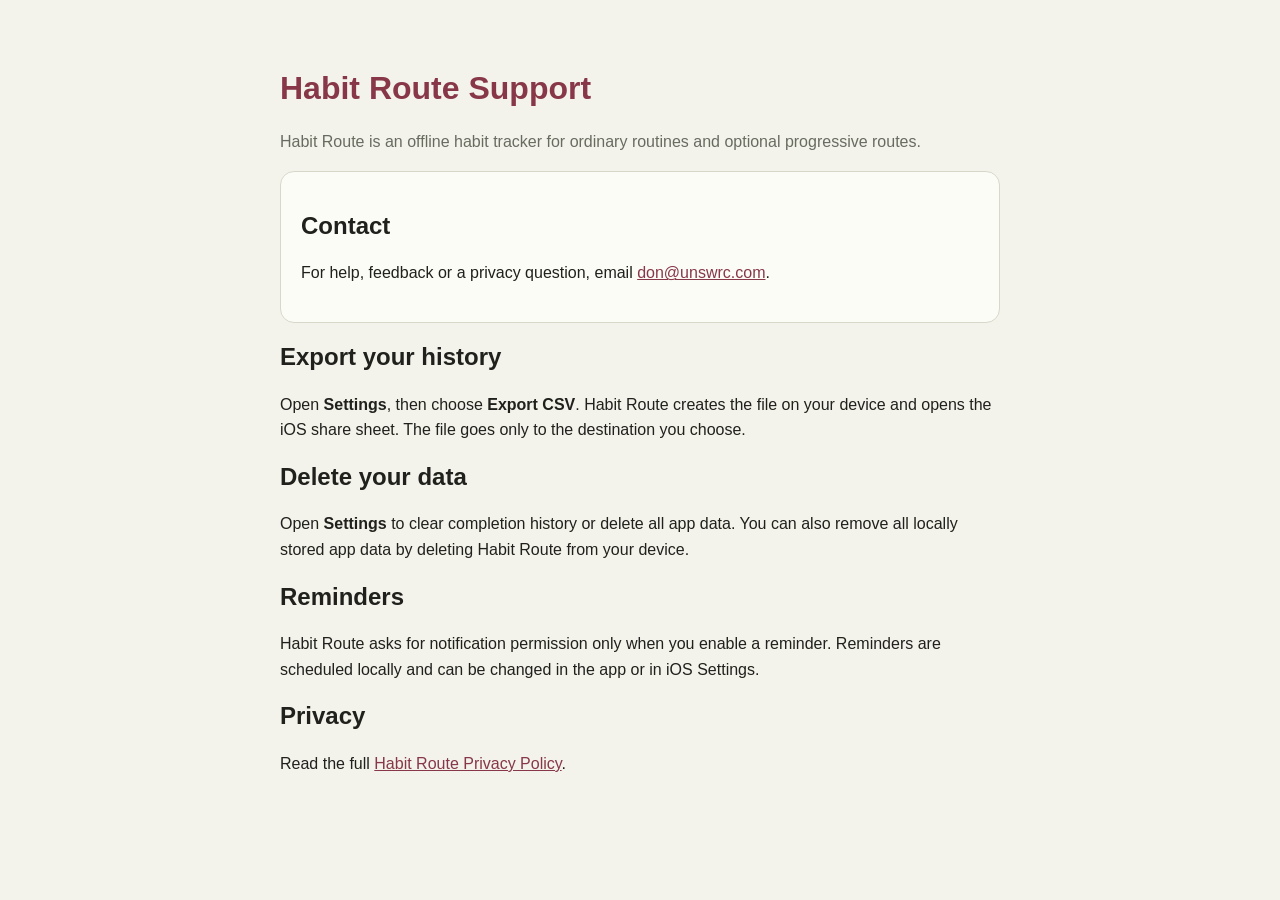
<file: index.html>
<!doctype html>
<html lang="en-AU">
<head>
  <meta charset="utf-8">
  <meta name="viewport" content="width=device-width, initial-scale=1">
  <title>Habit Route Support</title>
  <meta name="description" content="Support for the Habit Route iOS app.">
  <link rel="stylesheet" href="styles.css">
</head>
<body>
<main>
  <h1>Habit Route Support</h1>
  <p class="meta">Habit Route is an offline habit tracker for ordinary routines and optional progressive routes.</p>

  <section class="card">
    <h2>Contact</h2>
    <p>For help, feedback or a privacy question, email <a href="mailto:don@unswrc.com">don@unswrc.com</a>.</p>
  </section>

  <h2>Export your history</h2>
  <p>Open <strong>Settings</strong>, then choose <strong>Export CSV</strong>. Habit Route creates the file on your device and opens the iOS share sheet. The file goes only to the destination you choose.</p>

  <h2>Delete your data</h2>
  <p>Open <strong>Settings</strong> to clear completion history or delete all app data. You can also remove all locally stored app data by deleting Habit Route from your device.</p>

  <h2>Reminders</h2>
  <p>Habit Route asks for notification permission only when you enable a reminder. Reminders are scheduled locally and can be changed in the app or in iOS Settings.</p>

  <h2>Privacy</h2>
  <p>Read the full <a href="privacy.html">Habit Route Privacy Policy</a>.</p>
</main>
</body>
</html>
</file>
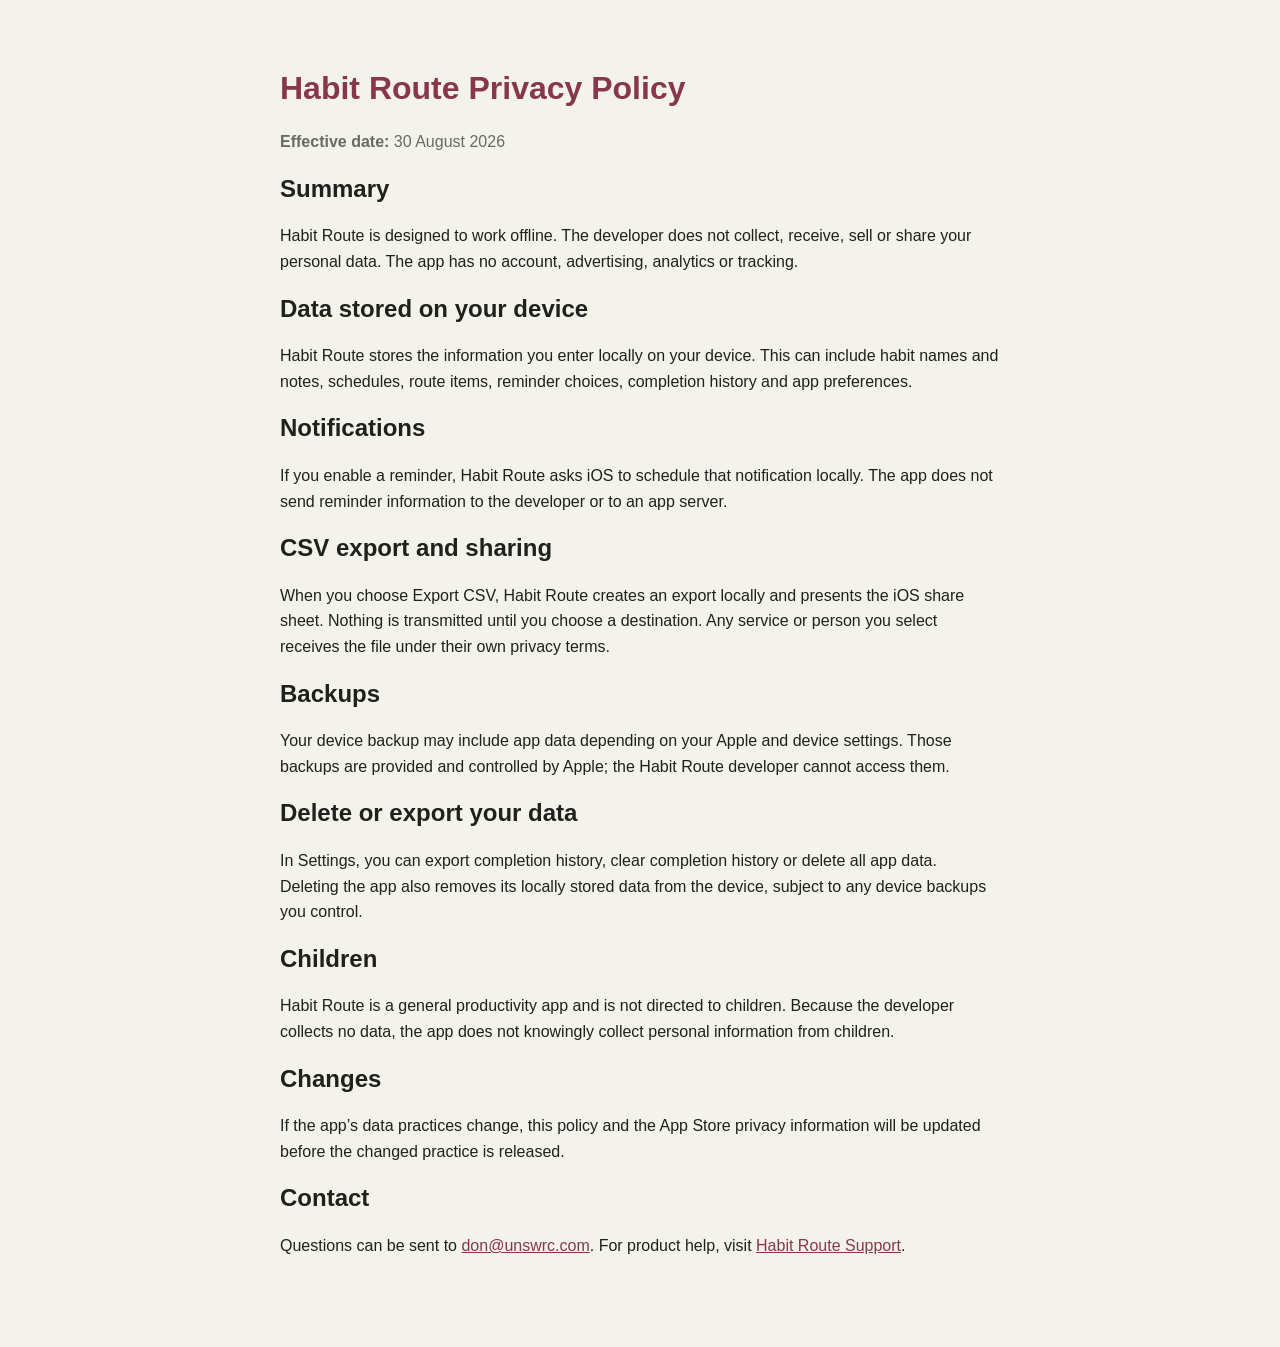
<file: privacy.html>
<!doctype html>
<html lang="en-AU">
<head>
  <meta charset="utf-8">
  <meta name="viewport" content="width=device-width, initial-scale=1">
  <title>Habit Route Privacy Policy</title>
  <meta name="description" content="Privacy policy for the Habit Route iOS app.">
  <link rel="stylesheet" href="styles.css">
</head>
<body>
<main>
  <h1>Habit Route Privacy Policy</h1>
  <p class="meta"><strong>Effective date:</strong> 30 August 2026</p>

  <h2>Summary</h2>
  <p>Habit Route is designed to work offline. The developer does not collect, receive, sell or share your personal data. The app has no account, advertising, analytics or tracking.</p>

  <h2>Data stored on your device</h2>
  <p>Habit Route stores the information you enter locally on your device. This can include habit names and notes, schedules, route items, reminder choices, completion history and app preferences.</p>

  <h2>Notifications</h2>
  <p>If you enable a reminder, Habit Route asks iOS to schedule that notification locally. The app does not send reminder information to the developer or to an app server.</p>

  <h2>CSV export and sharing</h2>
  <p>When you choose Export CSV, Habit Route creates an export locally and presents the iOS share sheet. Nothing is transmitted until you choose a destination. Any service or person you select receives the file under their own privacy terms.</p>

  <h2>Backups</h2>
  <p>Your device backup may include app data depending on your Apple and device settings. Those backups are provided and controlled by Apple; the Habit Route developer cannot access them.</p>

  <h2>Delete or export your data</h2>
  <p>In Settings, you can export completion history, clear completion history or delete all app data. Deleting the app also removes its locally stored data from the device, subject to any device backups you control.</p>

  <h2>Children</h2>
  <p>Habit Route is a general productivity app and is not directed to children. Because the developer collects no data, the app does not knowingly collect personal information from children.</p>

  <h2>Changes</h2>
  <p>If the app’s data practices change, this policy and the App Store privacy information will be updated before the changed practice is released.</p>

  <h2>Contact</h2>
  <p>Questions can be sent to <a href="mailto:don@unswrc.com">don@unswrc.com</a>. For product help, visit <a href="index.html">Habit Route Support</a>.</p>
</main>
</body>
</html>
</file>
<file: styles.css>
:root {
  color-scheme: light dark;
  font-family: ui-sans-serif, -apple-system, BlinkMacSystemFont, "Segoe UI", sans-serif;
  line-height: 1.6;
  background: #f3f3eb;
  color: #20211c;
}

body { margin: 0; }
main { max-width: 720px; margin: 0 auto; padding: 48px 24px 72px; }
h1, h2 { line-height: 1.2; }
h1 { color: #873748; }
a { color: #873748; }
.meta { color: #686b60; }
.card { background: #fcfcf7; border: 1px solid #d7d8c9; border-radius: 14px; padding: 20px; }

@media (prefers-color-scheme: dark) {
  :root { background: #181914; color: #f4f2e9; }
  h1, a { color: #d99aa7; }
  .meta { color: #bcbdb3; }
  .card { background: #22231d; border-color: #3a3b33; }
}
</file>
